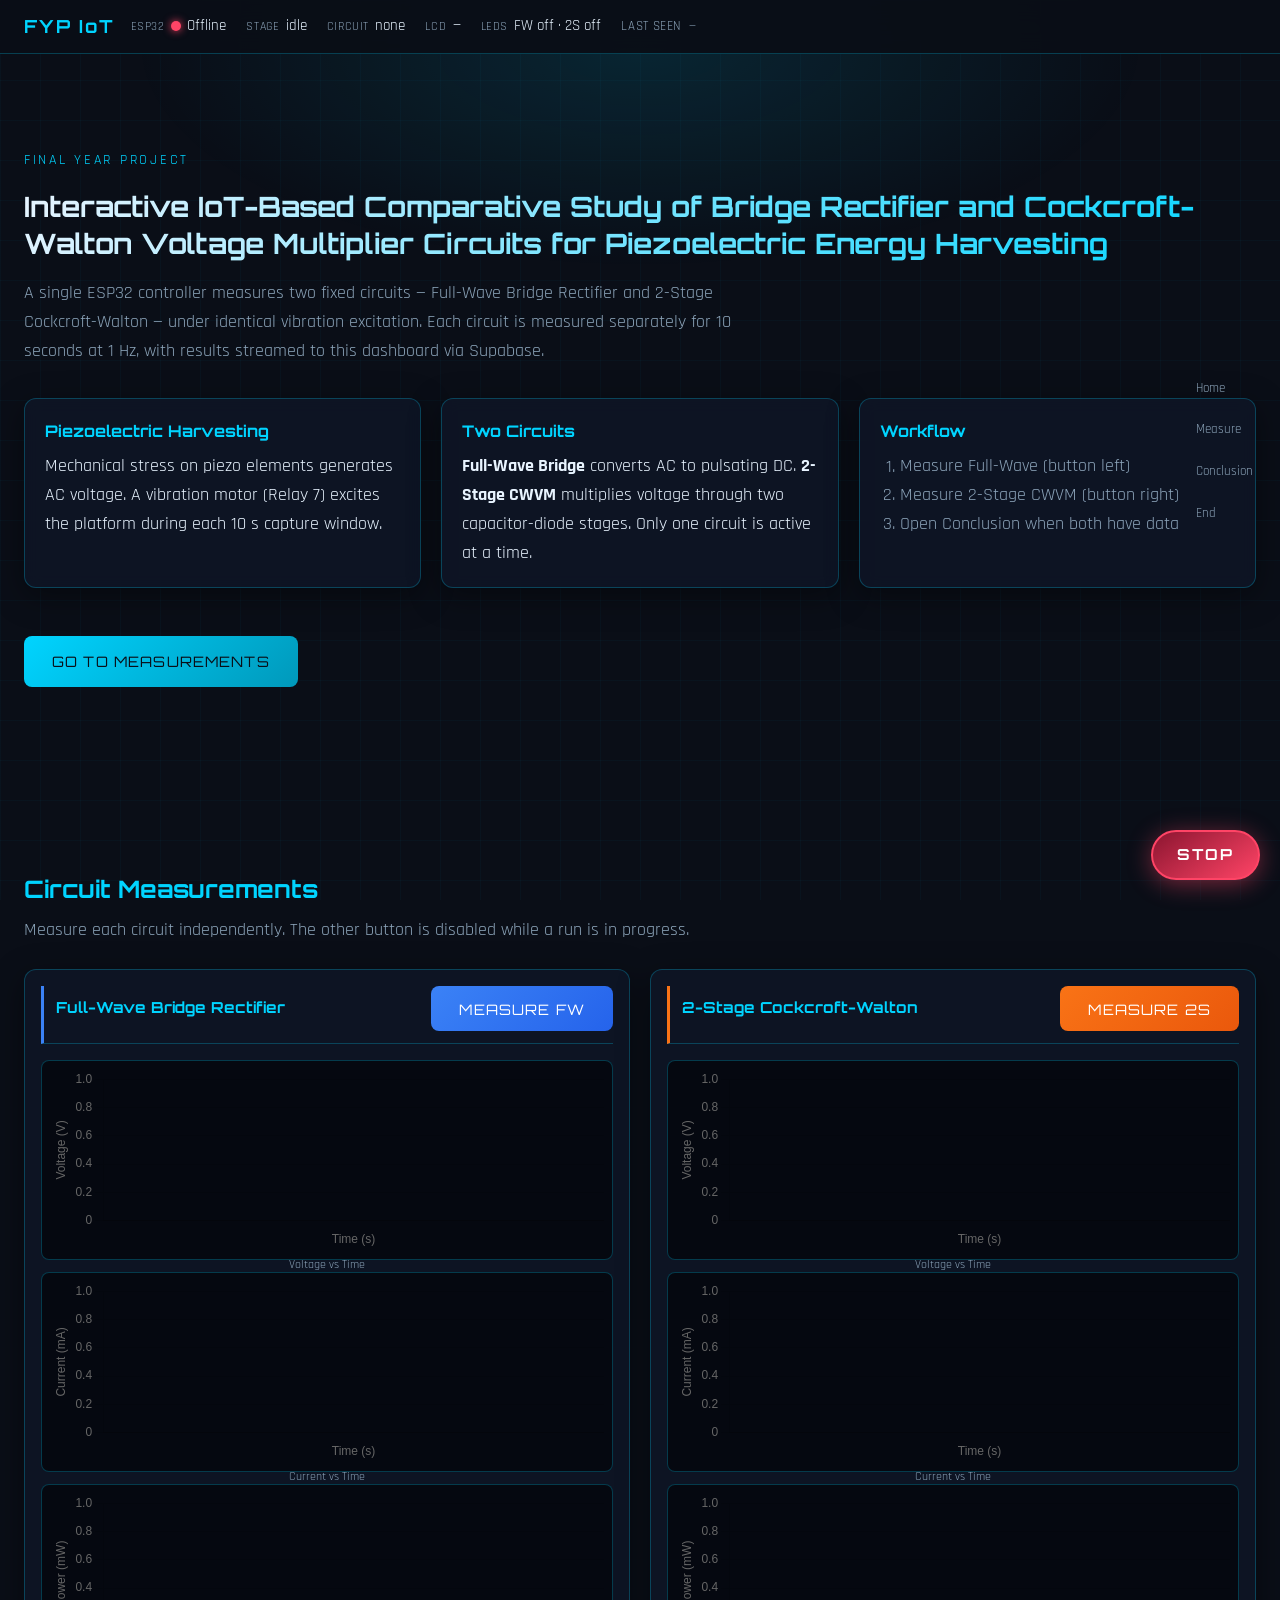
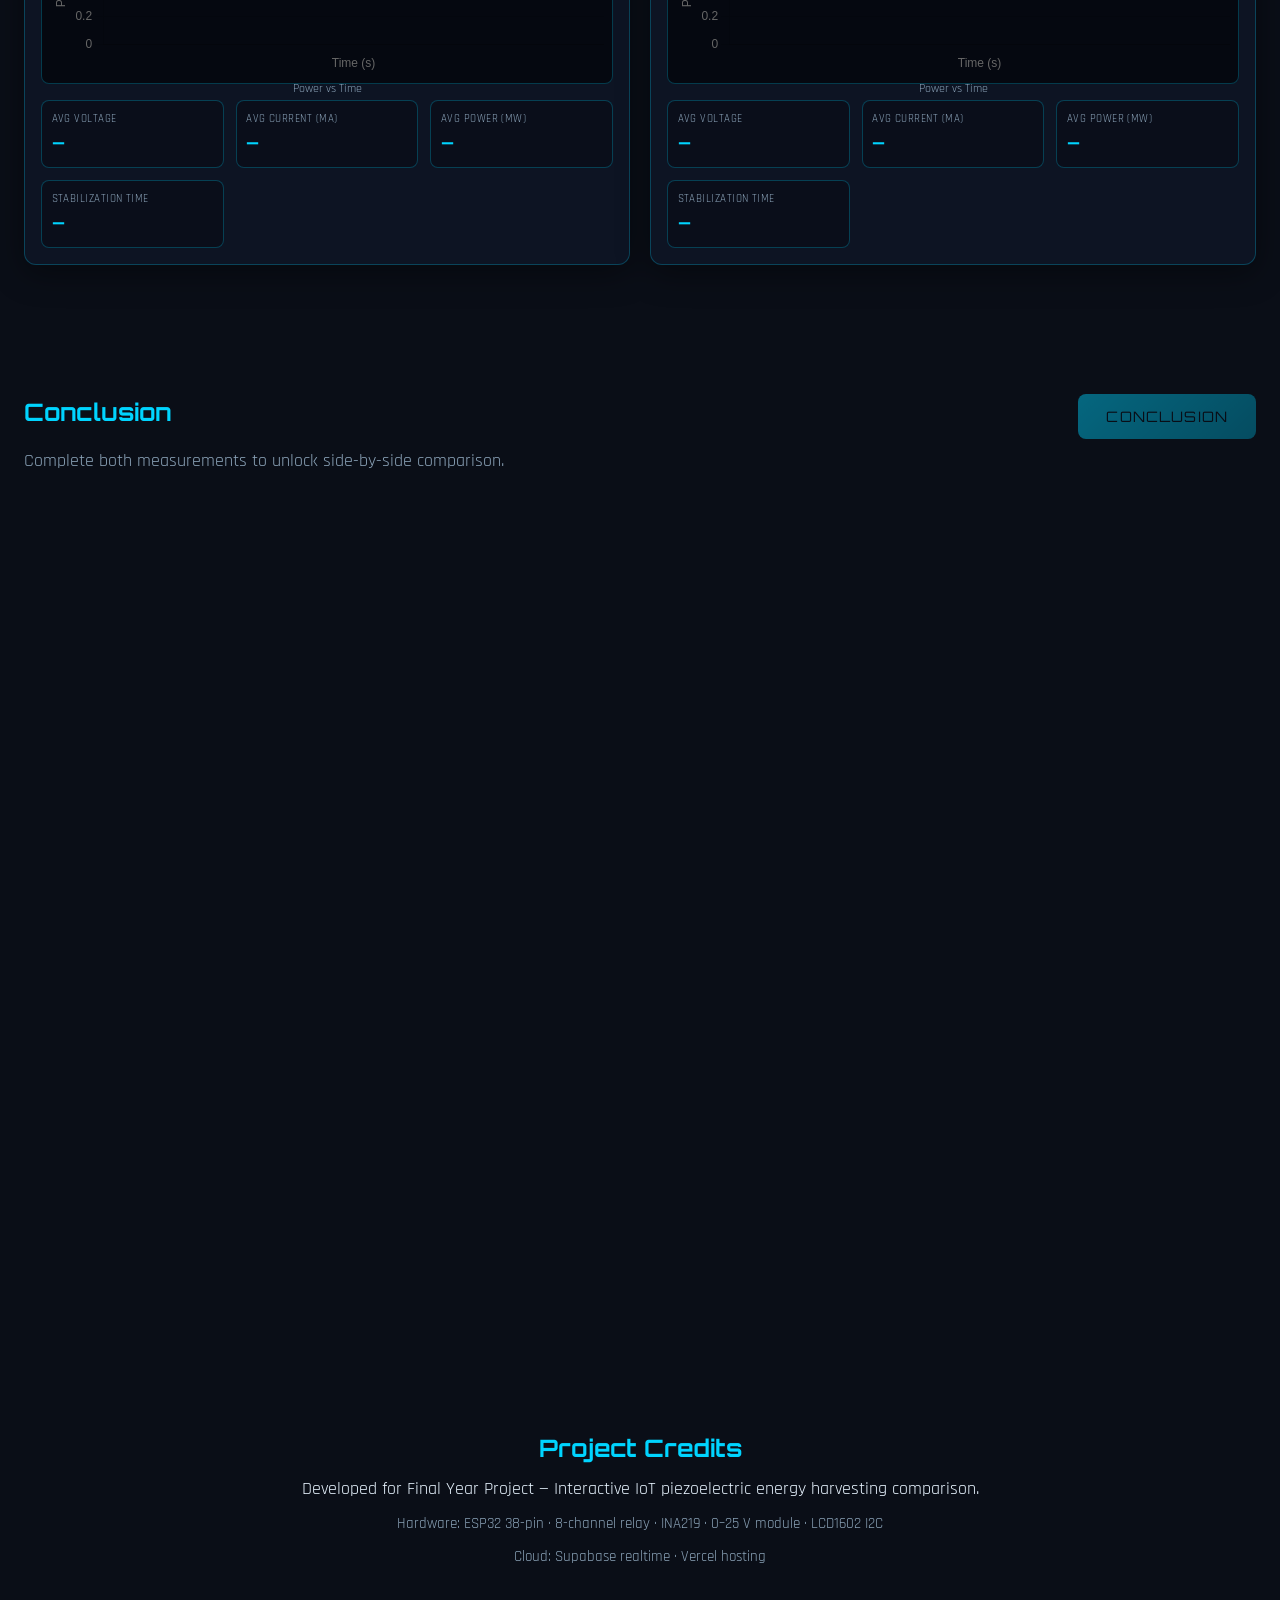
<file: website/index.html>
<!DOCTYPE html>
<html lang="en">
<head>
  <meta charset="UTF-8" />
  <meta name="viewport" content="width=device-width, initial-scale=1.0" />
  <title>FYP | FW vs 2S CWVM Piezo Harvesting</title>
  <link rel="preconnect" href="https://fonts.googleapis.com" />
  <link rel="preconnect" href="https://fonts.gstatic.com" crossorigin />
  <link href="https://fonts.googleapis.com/css2?family=Orbitron:wght@400;600;700&family=Rajdhani:wght@400;500;600;700&display=swap" rel="stylesheet" />
  <link rel="stylesheet" href="style.css" />
  <script src="lib/chart.umd.min.js"></script>
</head>
<body>
  <div class="bg-grid" aria-hidden="true"></div>
  <div class="bg-glow" aria-hidden="true"></div>

  <header class="status-bar" id="statusBar">
    <div class="status-brand">FYP IoT</div>
    <div class="status-items">
      <div class="status-item">
        <span class="status-label">ESP32</span>
        <span class="status-dot" id="connDot"></span>
        <span id="connText">Offline</span>
      </div>
      <div class="status-item">
        <span class="status-label">Stage</span>
        <span id="stageText">idle</span>
      </div>
      <div class="status-item">
        <span class="status-label">Circuit</span>
        <span id="circuitText">none</span>
      </div>
      <div class="status-item">
        <span class="status-label">LCD</span>
        <span id="lcdText">—</span>
      </div>
      <div class="status-item">
        <span class="status-label">LEDs</span>
        <span id="ledText" class="led-status">FW off · 2S off</span>
      </div>
      <div class="status-item status-item-muted">
        <span class="status-label">Last seen</span>
        <span id="lastSeenText">—</span>
      </div>
    </div>
    <div class="relay-indicators" id="relayIndicators" aria-label="Active relays"></div>
  </header>

  <nav class="side-nav">
    <a href="#landing">Home</a>
    <a href="#measurements">Measure</a>
    <a href="#conclusion">Conclusion</a>
    <a href="#end">End</a>
  </nav>

  <main>
    <section id="landing" class="section reveal">
      <div class="hero">
        <p class="eyebrow">Final Year Project</p>
        <h1>Interactive IoT-Based Comparative Study of Bridge Rectifier and Cockcroft-Walton Voltage Multiplier Circuits for Piezoelectric Energy Harvesting</h1>
        <p class="lead">
          A single ESP32 controller measures two fixed circuits — Full-Wave Bridge Rectifier and
          2-Stage Cockcroft-Walton — under identical vibration excitation. Each circuit is measured
          separately for 10 seconds at 1 Hz, with results streamed to this dashboard via Supabase.
        </p>
      </div>
      <div class="card-grid">
        <article class="card info-card">
          <h2>Piezoelectric Harvesting</h2>
          <p>Mechanical stress on piezo elements generates AC voltage. A vibration motor (Relay 7) excites the platform during each 10 s capture window.</p>
        </article>
        <article class="card info-card">
          <h2>Two Circuits</h2>
          <p><strong>Full-Wave Bridge</strong> converts AC to pulsating DC. <strong>2-Stage CWVM</strong> multiplies voltage through two capacitor-diode stages. Only one circuit is active at a time.</p>
        </article>
        <article class="card info-card">
          <h2>Workflow</h2>
          <ol class="flow-list">
            <li>Measure Full-Wave (button left)</li>
            <li>Measure 2-Stage CWVM (button right)</li>
            <li>Open Conclusion when both have data</li>
          </ol>
        </article>
      </div>
      <a href="#measurements" class="btn btn-primary scroll-btn">Go to Measurements</a>
    </section>

    <section id="measurements" class="section reveal">
      <h2 class="section-title">Circuit Measurements</h2>
      <p class="section-sub">Measure each circuit independently. The other button is disabled while a run is in progress.</p>

      <div class="compare-columns">
        <article class="circuit-panel" id="panel-fw" data-circuit="full_wave">
          <header class="panel-header fw-header">
            <h3>Full-Wave Bridge Rectifier</h3>
            <button type="button" class="btn btn-fw" id="btnMeasureFw">Measure FW</button>
          </header>
          <div class="charts-row">
            <div class="chart-wrap"><canvas id="chartFwV"></canvas><p class="chart-label">Voltage vs Time</p></div>
            <div class="chart-wrap"><canvas id="chartFwI"></canvas><p class="chart-label">Current vs Time</p></div>
            <div class="chart-wrap"><canvas id="chartFwP"></canvas><p class="chart-label">Power vs Time</p></div>
          </div>
          <div class="metrics-grid" id="metricsFw">
            <div class="metric"><span>Avg Voltage</span><strong data-m="vavg">—</strong></div>
            <div class="metric"><span>Avg Current (mA)</span><strong data-m="iavg">—</strong></div>
            <div class="metric"><span>Avg Power (mW)</span><strong data-m="pavg">—</strong></div>
            <div class="metric"><span>Stabilization Time</span><strong data-m="stab">—</strong></div>
          </div>
        </article>

        <article class="circuit-panel" id="panel-2s" data-circuit="two_stage_cwvm">
          <header class="panel-header ts-header">
            <h3>2-Stage Cockcroft-Walton</h3>
            <button type="button" class="btn btn-2s" id="btnMeasure2s">Measure 2S</button>
          </header>
          <div class="charts-row">
            <div class="chart-wrap"><canvas id="chart2sV"></canvas><p class="chart-label">Voltage vs Time</p></div>
            <div class="chart-wrap"><canvas id="chart2sI"></canvas><p class="chart-label">Current vs Time</p></div>
            <div class="chart-wrap"><canvas id="chart2sP"></canvas><p class="chart-label">Power vs Time</p></div>
          </div>
          <div class="metrics-grid" id="metrics2s">
            <div class="metric"><span>Avg Voltage</span><strong data-m="vavg">—</strong></div>
            <div class="metric"><span>Avg Current (mA)</span><strong data-m="iavg">—</strong></div>
            <div class="metric"><span>Avg Power (mW)</span><strong data-m="pavg">—</strong></div>
            <div class="metric"><span>Stabilization Time</span><strong data-m="stab">—</strong></div>
          </div>
        </article>
      </div>
    </section>

    <section id="conclusion" class="section reveal">
      <div class="conclusion-header">
        <h2 class="section-title">Conclusion</h2>
        <button type="button" class="btn btn-primary" id="btnConclusion" disabled>
          Conclusion
        </button>
      </div>
      <p class="section-sub" id="conclusionHint">Complete both measurements to unlock side-by-side comparison.</p>

      <div class="conclusion-body collapsed" id="conclusionBody">
        <div class="compare-table-wrap">
          <table class="compare-table" id="conclusionTable">
            <thead>
              <tr>
                <th>Metric</th>
                <th>Full-Wave Bridge</th>
                <th>2-Stage CWVM</th>
                <th>Better</th>
              </tr>
            </thead>
            <tbody></tbody>
          </table>
        </div>
        <article class="card conclusion-text" id="conclusionText"></article>
      </div>
    </section>

    <section id="end" class="section reveal end-section">
      <h2 class="section-title">Project Credits</h2>
      <p>Developed for Final Year Project — Interactive IoT piezoelectric energy harvesting comparison.</p>
      <p class="muted">Hardware: ESP32 38-pin · 8-channel relay · INA219 · 0–25 V module · LCD1602 I2C</p>
      <p class="muted">Cloud: Supabase realtime · Vercel hosting</p>
    </section>
  </main>

  <button type="button" class="emergency-stop" id="btnEmergencyStop" title="Emergency STOP">
    STOP
  </button>

  <script src="lib/supabase.js"></script>
  <script src="config.js"></script>
  <script src="script.js"></script>
</body>
</html>
</file>
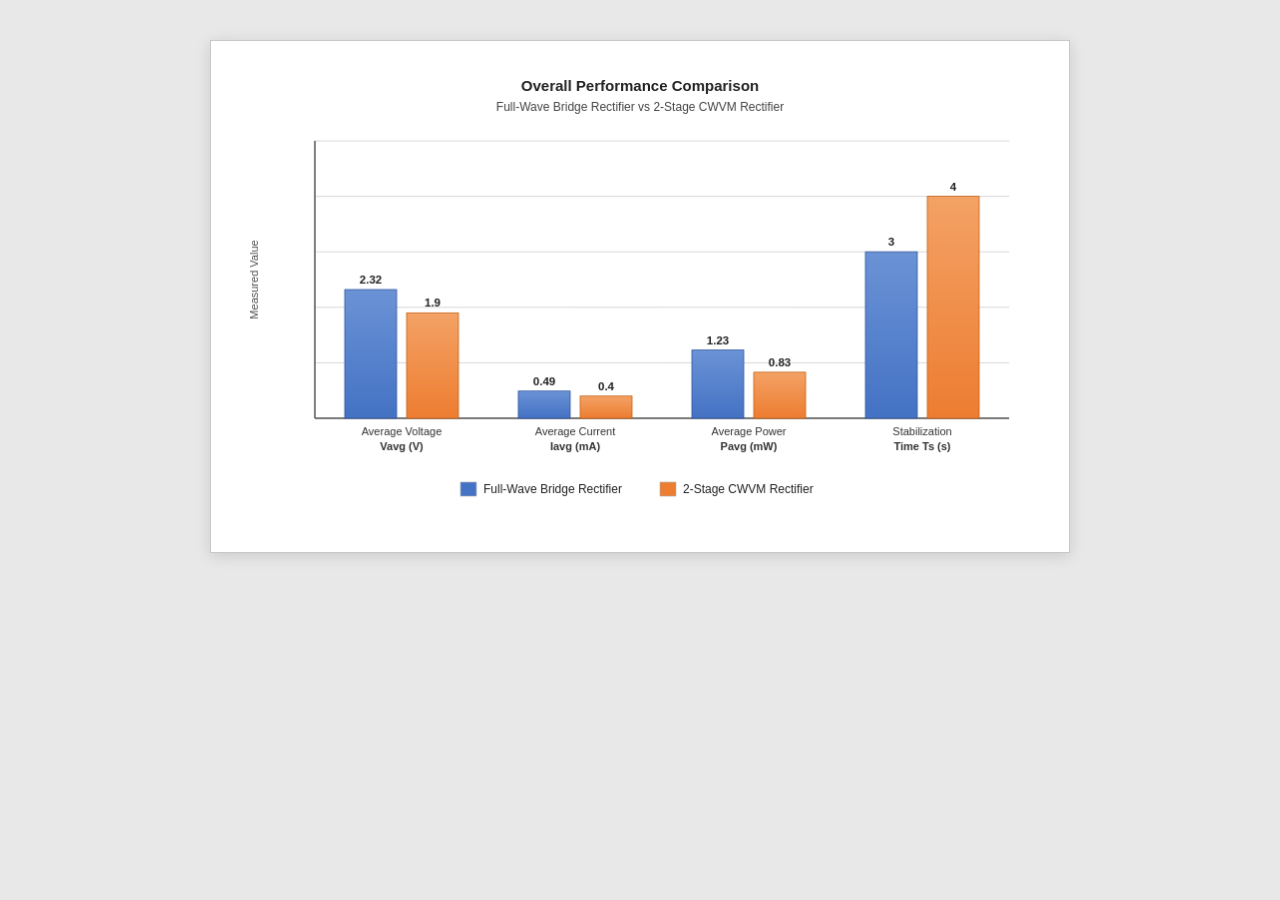
<file: website/comparison.html>
<!DOCTYPE html>
<html lang="en">
<head>
  <meta charset="UTF-8" />
  <meta name="viewport" content="width=device-width, initial-scale=1.0" />
  <title>Overall Performance Comparison</title>
  <style>
    *, *::before, *::after { box-sizing: border-box; margin: 0; padding: 0; }
    body {
      font-family: Arial, 'Segoe UI', sans-serif;
      background: #e8e8e8;
      display: flex;
      justify-content: center;
      align-items: flex-start;
      min-height: 100vh;
      padding: 40px 16px;
    }
    .card {
      background: #ffffff;
      border: 1px solid #c8c8c8;
      padding: 28px 32px 24px;
      box-shadow: 0 3px 14px rgba(0,0,0,0.13);
      width: 860px;
      max-width: 100%;
    }
    canvas { display: block; width: 100%; height: auto; }
  </style>
</head>
<body>
<div class="card">
  <canvas id="chart" width="796" height="460"></canvas>
</div>

<script>
window.addEventListener('load', function () {
  const canvas = document.getElementById('chart');
  const ctx    = canvas.getContext('2d');
  const W = canvas.width;
  const H = canvas.height;

  // ── Palette ────────────────────────────────────────────────────────────────
  const C_FW       = '#4472C4';
  const C_FW_DARK  = '#2f55a0';
  const C_TS       = '#ED7D31';
  const C_TS_DARK  = '#c46115';
  const C_GRID     = '#d8d8d8';
  const C_AXIS     = '#555';
  const C_TEXT     = '#222';

  // ── Chart layout ───────────────────────────────────────────────────────────
  const ml = 72, mt = 72, mr = 28, mb = 110;
  const cX = ml, cY = mt;
  const cW = W - ml - mr;
  const cH = H - mt - mb;
  const yBot = cY + cH;

  // ── Data ───────────────────────────────────────────────────────────────────
  // Per-group scale: each group scaled so taller bar = 90% of cH.
  // Actual values are labelled on bars; Y-axis ticks show the shared 0-100% reference.
  const groups = [
    { lbl1: 'Average Voltage', lbl2: 'Vavg (V)',      fw: 2.32, ts: 1.90 },
    { lbl1: 'Average Current', lbl2: 'Iavg (mA)',     fw: 0.49, ts: 0.40 },
    { lbl1: 'Average Power',   lbl2: 'Pavg (mW)',     fw: 1.23, ts: 0.83 },
    { lbl1: 'Stabilization',   lbl2: 'Time Ts (s)',   fw: 3,    ts: 4    }
  ];

  // Unified Y scale: 0–5, all groups use same px/unit
  const Y_MAX = 5;
  const pxPerUnit = cH / Y_MAX;

  // ── Title ──────────────────────────────────────────────────────────────────
  ctx.fillStyle = C_TEXT;
  ctx.font = 'bold 15px Arial';
  ctx.textAlign = 'center';
  ctx.fillText('Overall Performance Comparison', W / 2, 22);
  ctx.font = '12px Arial';
  ctx.fillStyle = '#444';
  ctx.fillText('Full-Wave Bridge Rectifier vs 2-Stage CWVM Rectifier', W / 2, 42);

  // ── Y-axis label ───────────────────────────────────────────────────────────
  ctx.save();
  ctx.translate(15, cY + cH / 2);
  ctx.rotate(-Math.PI / 2);
  ctx.textAlign = 'center';
  ctx.font = '11px Arial';
  ctx.fillStyle = '#555';
  ctx.fillText('Measured Value', 0, 0);
  ctx.restore();

  // ── Grid lines at 0, 1, 2, 3, 4, 5 ──────────────────────────────────────────
  for (let v = 0; v <= Y_MAX; v++) {
    const y = yBot - v * pxPerUnit;
    ctx.beginPath();
    ctx.strokeStyle = C_GRID;
    ctx.lineWidth = 1;
    ctx.moveTo(cX, y);
    ctx.lineTo(cX + cW, y);
    ctx.stroke();

  }

  // ── Axes ───────────────────────────────────────────────────────────────────
  ctx.beginPath();
  ctx.strokeStyle = C_AXIS;
  ctx.lineWidth = 1.5;
  ctx.moveTo(cX, cY);
  ctx.lineTo(cX, yBot);
  ctx.moveTo(cX, yBot);
  ctx.lineTo(cX + cW, yBot);
  ctx.stroke();

  // ── Bars ───────────────────────────────────────────────────────────────────
  const gW    = cW / groups.length;
  const barW  = 52;
  const gap   = 10;

  groups.forEach(function (g, i) {
    const gcx  = cX + gW * i + gW / 2;
    const fwX  = gcx - gap / 2 - barW;
    const tsX  = gcx + gap / 2;

    // ── FW bar ────────────────────────────────────────────────────────────
    const fwH = g.fw * pxPerUnit;
    const fwY = yBot - fwH;
    const fwGrad = ctx.createLinearGradient(0, fwY, 0, yBot);
    fwGrad.addColorStop(0, '#6b93d6');
    fwGrad.addColorStop(1, C_FW);
    ctx.fillStyle = fwGrad;
    ctx.fillRect(fwX, fwY, barW, fwH);
    ctx.strokeStyle = C_FW_DARK;
    ctx.lineWidth = 0.8;
    ctx.strokeRect(fwX, fwY, barW, fwH);

    // FW value label
    ctx.fillStyle = C_TEXT;
    ctx.font = 'bold 11.5px Arial';
    ctx.textAlign = 'center';
    ctx.fillText(String(g.fw), fwX + barW / 2, fwY - 6);

    // ── 2S bar ────────────────────────────────────────────────────────────
    const tsH = g.ts * pxPerUnit;
    const tsY = yBot - tsH;
    const tsGrad = ctx.createLinearGradient(0, tsY, 0, yBot);
    tsGrad.addColorStop(0, '#f4a266');
    tsGrad.addColorStop(1, C_TS);
    ctx.fillStyle = tsGrad;
    ctx.fillRect(tsX, tsY, barW, tsH);
    ctx.strokeStyle = C_TS_DARK;
    ctx.lineWidth = 0.8;
    ctx.strokeRect(tsX, tsY, barW, tsH);

    // 2S value label
    ctx.fillStyle = C_TEXT;
    ctx.font = 'bold 11.5px Arial';
    ctx.textAlign = 'center';
    ctx.fillText(String(g.ts), tsX + barW / 2, tsY - 6);

    // ── X-axis group labels ───────────────────────────────────────────────
    ctx.fillStyle = '#333';
    ctx.font = '11px Arial';
    ctx.textAlign = 'center';
    ctx.fillText(g.lbl1, gcx, yBot + 17);
    ctx.font = 'bold 11px Arial';
    ctx.fillText(g.lbl2, gcx, yBot + 32);
  });

  // ── Legend ─────────────────────────────────────────────────────────────────
  const items = [
    { label: 'Full-Wave Bridge Rectifier', color: C_FW },
    { label: '2-Stage CWVM Rectifier',     color: C_TS }
  ];

  const legendBlockW = 16;
  const legendBlockH = 14;
  const legendSpacing = 200;
  const legendStartX  = W / 2 - legendSpacing / 2 - 80;
  const legendY = H - 46;

  items.forEach(function (item, i) {
    const x = legendStartX + i * legendSpacing;
    ctx.fillStyle = item.color;
    ctx.fillRect(x, legendY, legendBlockW, legendBlockH);
    ctx.strokeStyle = '#aaa';
    ctx.lineWidth = 0.6;
    ctx.strokeRect(x, legendY, legendBlockW, legendBlockH);
    ctx.fillStyle = '#222';
    ctx.font = '12px Arial';
    ctx.textAlign = 'left';
    ctx.fillText(item.label, x + legendBlockW + 7, legendY + 11);
  });
});
</script>
</body>
</html>
</file>
<file: website/style.css>
/* FYP Dashboard — Dark Futuristic UI */
:root {
  --bg: #0a0e17;
  --bg-card: rgba(15, 22, 38, 0.85);
  --border: rgba(0, 212, 255, 0.25);
  --accent: #00d4ff;
  --accent-dim: #0099bb;
  --green: #00ff88;
  --text: #e8f4ff;
  --text-muted: #8ba3b8;
  --danger: #ff4466;
  --font-display: 'Orbitron', sans-serif;
  --font-body: 'Rajdhani', sans-serif;
  --radius: 12px;
  --shadow: 0 8px 32px rgba(0, 0, 0, 0.4);
}

*, *::before, *::after { box-sizing: border-box; margin: 0; padding: 0; }

html {
  scroll-behavior: smooth;
}

body {
  font-family: var(--font-body);
  font-size: 18px;
  background: var(--bg);
  color: var(--text);
  line-height: 1.6;
  min-height: 100vh;
  overflow-x: hidden;
}

.bg-grid {
  position: fixed;
  inset: 0;
  background-image:
    linear-gradient(rgba(0, 212, 255, 0.03) 1px, transparent 1px),
    linear-gradient(90deg, rgba(0, 212, 255, 0.03) 1px, transparent 1px);
  background-size: 40px 40px;
  pointer-events: none;
  z-index: 0;
}

.bg-glow {
  position: fixed;
  top: -20%;
  left: 50%;
  transform: translateX(-50%);
  width: 80vw;
  height: 50vh;
  background: radial-gradient(ellipse, rgba(0, 212, 255, 0.12) 0%, transparent 70%);
  pointer-events: none;
  z-index: 0;
}

/* Status bar */
.status-bar {
  position: sticky;
  top: 0;
  z-index: 100;
  display: flex;
  flex-wrap: wrap;
  align-items: center;
  gap: 1rem;
  padding: 0.75rem 1.5rem;
  background: rgba(10, 14, 23, 0.95);
  border-bottom: 1px solid var(--border);
  backdrop-filter: blur(12px);
}

.status-brand {
  font-family: var(--font-display);
  font-weight: 700;
  color: var(--accent);
  letter-spacing: 0.1em;
}

.status-items {
  display: flex;
  flex-wrap: wrap;
  gap: 1.25rem;
}

.status-item {
  display: flex;
  align-items: center;
  gap: 0.4rem;
  font-size: 0.95rem;
}

.status-label {
  color: var(--text-muted);
  text-transform: uppercase;
  font-size: 0.75rem;
  letter-spacing: 0.05em;
}

.status-dot {
  width: 10px;
  height: 10px;
  border-radius: 50%;
  background: var(--danger);
  box-shadow: 0 0 8px var(--danger);
  transition: background 0.3s, box-shadow 0.3s;
}

.status-dot.online {
  background: var(--green);
  box-shadow: 0 0 10px var(--green);
}

.status-dot.offline-stale {
  background: var(--danger);
  box-shadow: 0 0 8px var(--danger);
}

.status-bar.device-offline {
  opacity: 0.85;
}

.status-bar.device-offline .status-item:not(:first-child) span:last-child {
  color: var(--text-muted);
}

.status-bar.device-measuring {
  border-bottom-color: rgba(0, 255, 136, 0.45);
}

.status-item-muted .status-label,
.status-item-muted span:last-child {
  font-size: 0.8rem;
  color: var(--text-muted);
}

.led-status.fw-on {
  color: #60a5fa;
  text-shadow: 0 0 8px rgba(96, 165, 250, 0.5);
}

.led-status.ts-on {
  color: #fb923c;
  text-shadow: 0 0 8px rgba(251, 146, 60, 0.5);
}

.led-status.fw-on.ts-on {
  color: var(--accent);
}

.relay-indicators {
  display: flex;
  gap: 0.35rem;
  margin-left: auto;
}

.relay-led {
  width: 28px;
  height: 28px;
  border-radius: 6px;
  border: 1px solid var(--border);
  display: flex;
  align-items: center;
  justify-content: center;
  font-size: 0.65rem;
  font-family: var(--font-display);
  color: var(--text-muted);
  transition: all 0.25s;
}

.relay-led.active {
  background: rgba(0, 212, 255, 0.3);
  border-color: var(--accent);
  color: var(--accent);
  box-shadow: 0 0 12px rgba(0, 212, 255, 0.5);
}

.relay-led.vibration-relay.active {
  background: rgba(255, 170, 0, 0.25);
  border-color: #ffaa00;
  color: #ffaa00;
  box-shadow: 0 0 12px rgba(255, 170, 0, 0.5);
}

.relay-chip {
  padding: 0.25rem 0.5rem;
  border-radius: 6px;
  border: 1px solid var(--border);
  font-size: 0.65rem;
  font-family: var(--font-display);
  color: var(--text-muted);
}

.relay-chip.active {
  background: rgba(0, 212, 255, 0.25);
  border-color: var(--accent);
  color: var(--accent);
}

/* Side nav */
.side-nav {
  position: fixed;
  right: 1rem;
  top: 50%;
  transform: translateY(-50%);
  z-index: 50;
  display: flex;
  flex-direction: column;
  gap: 0.5rem;
}

.side-nav a {
  color: var(--text-muted);
  text-decoration: none;
  font-size: 0.8rem;
  padding: 0.35rem 0.6rem;
  border: 1px solid transparent;
  border-radius: 6px;
  transition: all 0.2s;
}

.side-nav a:hover {
  color: var(--accent);
  border-color: var(--border);
}

/* Sections */
main {
  position: relative;
  z-index: 1;
  max-width: 1280px;
  margin: 0 auto;
  padding: 2rem 1.5rem 5rem;
}

.section {
  min-height: 80vh;
  padding: 4rem 0;
  /* Visible by default — JS adds fade-in; avoids blank page if script fails */
  opacity: 1;
  transform: translateY(0);
}

.section.reveal {
  opacity: 0;
  transform: translateY(30px);
  transition: opacity 0.7s ease, transform 0.7s ease;
}

.section.reveal.visible {
  opacity: 1;
  transform: translateY(0);
}

.hero h1 {
  font-family: var(--font-display);
  font-size: clamp(1.25rem, 3.5vw, 1.75rem);
  line-height: 1.35;
  margin: 1rem 0;
  background: linear-gradient(135deg, var(--text) 0%, var(--accent) 100%);
  -webkit-background-clip: text;
  -webkit-text-fill-color: transparent;
  background-clip: text;
}

.eyebrow {
  color: var(--accent);
  text-transform: uppercase;
  letter-spacing: 0.2em;
  font-size: 0.85rem;
}

.lead, .section-desc {
  color: var(--text-muted);
  max-width: 720px;
  margin-bottom: 2rem;
}

.section-title {
  font-family: var(--font-display);
  font-size: 1.5rem;
  color: var(--accent);
  margin-bottom: 0.5rem;
}

.section-sub {
  color: var(--text-muted);
  margin-bottom: 1.5rem;
  max-width: 720px;
}

.compare-columns {
  display: grid;
  grid-template-columns: 1fr 1fr;
  gap: 1.25rem;
}

.circuit-panel {
  background: var(--bg-card);
  border: 1px solid var(--border);
  border-radius: var(--radius);
  padding: 1rem;
  box-shadow: var(--shadow);
}

.panel-header {
  display: flex;
  flex-wrap: wrap;
  align-items: center;
  justify-content: space-between;
  gap: 0.75rem;
  margin-bottom: 1rem;
  padding-bottom: 0.75rem;
  border-bottom: 1px solid var(--border);
}

.panel-header h3 {
  font-family: var(--font-display);
  font-size: 0.95rem;
  color: var(--accent);
}

.fw-header { border-left: 3px solid #3b82f6; padding-left: 0.75rem; }
.ts-header { border-left: 3px solid #f97316; padding-left: 0.75rem; }

.btn-fw {
  background: linear-gradient(135deg, #3b82f6, #2563eb);
  color: #fff;
}

.btn-2s {
  background: linear-gradient(135deg, #f97316, #ea580c);
  color: #fff;
}

.charts-row {
  display: flex;
  flex-direction: column;
  gap: 0.75rem;
  margin-bottom: 1rem;
}

.chart-wrap {
  position: relative;
  height: 160px;
  background: #050810;
  border: 1px solid var(--border);
  border-radius: 8px;
  padding: 0.5rem;
}

.chart-label {
  text-align: center;
  font-size: 0.75rem;
  color: var(--text-muted);
  margin-top: 0.25rem;
}

.metrics-grid {
  display: grid;
  grid-template-columns: repeat(2, 1fr);
  gap: 0.5rem;
}

.metric {
  background: rgba(0, 0, 0, 0.25);
  border: 1px solid var(--border);
  border-radius: 8px;
  padding: 0.6rem;
}

.metric span {
  display: block;
  font-size: 0.7rem;
  text-transform: uppercase;
  color: var(--text-muted);
  letter-spacing: 0.04em;
}

.metric strong {
  font-family: var(--font-display);
  color: var(--accent);
  font-size: 1rem;
}

.conclusion-header {
  display: flex;
  flex-wrap: wrap;
  align-items: center;
  justify-content: space-between;
  gap: 1rem;
  margin-bottom: 0.5rem;
}

.conclusion-body.collapsed {
  display: none;
}

.compare-table-wrap {
  overflow-x: auto;
  margin-bottom: 1rem;
}

.compare-table .winner {
  color: var(--green);
  font-weight: 600;
}

.conclusion-text h3 {
  font-family: var(--font-display);
  color: var(--green);
  margin-bottom: 0.5rem;
}

.muted {
  color: var(--text-muted);
  font-size: 0.95rem;
  margin-top: 0.5rem;
}

.end-section {
  text-align: center;
  min-height: 60vh;
  display: flex;
  flex-direction: column;
  align-items: center;
  justify-content: center;
}

.emergency-stop {
  position: fixed;
  right: 1.25rem;
  bottom: 1.25rem;
  z-index: 500;
  padding: 0.85rem 1.5rem;
  border: 2px solid #ff4466;
  border-radius: 999px;
  background: linear-gradient(145deg, #8b1530 0%, #ff4466 100%);
  color: #fff;
  font-family: var(--font-display);
  font-size: 0.95rem;
  font-weight: 700;
  letter-spacing: 0.12em;
  cursor: pointer;
  box-shadow: 0 4px 24px rgba(255, 68, 102, 0.45);
}

.emergency-stop:hover {
  transform: scale(1.04);
}

/* Cards */
.card-grid {
  display: grid;
  grid-template-columns: repeat(auto-fit, minmax(260px, 1fr));
  gap: 1.25rem;
  margin-bottom: 2rem;
}

.card {
  background: var(--bg-card);
  border: 1px solid var(--border);
  border-radius: var(--radius);
  padding: 1.25rem;
  box-shadow: var(--shadow);
  backdrop-filter: blur(8px);
  transition: border-color 0.3s, transform 0.3s;
}

.card:hover {
  border-color: var(--accent);
  transform: translateY(-2px);
}

.card h2, .card h3 {
  font-family: var(--font-display);
  font-size: 1rem;
  margin-bottom: 0.5rem;
  color: var(--accent);
}

/* Circuit diagrams (placeholder visuals) */
.circuit-diagram {
  display: flex;
  justify-content: center;
  gap: 0.75rem;
  padding: 1.5rem;
  margin-bottom: 1rem;
  background: rgba(0, 0, 0, 0.35);
  border-radius: 8px;
  border: 1px dashed var(--border);
}

.comp {
  padding: 0.5rem 0.75rem;
  background: rgba(0, 212, 255, 0.1);
  border: 1px solid var(--border);
  border-radius: 6px;
  font-family: var(--font-display);
  font-size: 0.85rem;
  cursor: help;
  transition: background 0.2s, box-shadow 0.2s;
}

.comp:hover {
  background: rgba(0, 212, 255, 0.25);
  box-shadow: 0 0 16px rgba(0, 212, 255, 0.35);
}

.flow-list {
  padding-left: 1.25rem;
  color: var(--text-muted);
}

/* Buttons */
.btn {
  display: inline-block;
  font-family: var(--font-display);
  font-size: 0.9rem;
  letter-spacing: 0.08em;
  padding: 0.85rem 1.75rem;
  border: none;
  border-radius: 8px;
  cursor: pointer;
  transition: all 0.25s;
  text-transform: uppercase;
}

.btn-primary {
  background: linear-gradient(135deg, var(--accent) 0%, var(--accent-dim) 100%);
  color: var(--bg);
}

.btn-primary:hover:not(:disabled) {
  box-shadow: 0 0 24px rgba(0, 212, 255, 0.5);
  transform: scale(1.02);
}

.btn-secondary {
  background: transparent;
  color: var(--accent);
  border: 1px solid var(--accent);
  margin-top: 1.5rem;
}

.btn:disabled {
  opacity: 0.45;
  cursor: not-allowed;
}

.scroll-btn {
  text-decoration: none;
  margin-top: 1rem;
}

/* Results */
.results-panel {
  margin-top: 2.5rem;
  padding-top: 2rem;
  border-top: 1px solid var(--border);
}

.results-panel.hidden {
  display: none;
}

.winner-text {
  font-family: var(--font-display);
  font-size: 1.1rem;
  color: var(--green);
  margin: 1rem 0;
  padding: 1rem;
  background: rgba(0, 255, 136, 0.08);
  border-radius: var(--radius);
  border: 1px solid rgba(0, 255, 136, 0.3);
}

.winner-text.champion {
  font-size: 1.35rem;
  text-align: center;
}

.charts-grid {
  display: grid;
  grid-template-columns: repeat(auto-fit, minmax(300px, 1fr));
  gap: 1.25rem;
  margin: 1.5rem 0;
}

.chart-card {
  background: #050810;
  border: 1px solid var(--border);
  border-radius: var(--radius);
  padding: 1rem;
}

.chart-card h4 {
  font-family: var(--font-display);
  font-size: 0.85rem;
  color: var(--green);
  margin-bottom: 0.75rem;
}

.chart-wrap {
  position: relative;
  height: 200px;
}

.metrics-grid {
  display: grid;
  grid-template-columns: repeat(auto-fit, minmax(140px, 1fr));
  gap: 0.75rem;
}

.metric-card {
  background: var(--bg-card);
  border: 1px solid var(--border);
  border-radius: 8px;
  padding: 0.75rem;
  text-align: center;
}

.metric-card .label {
  font-size: 0.7rem;
  text-transform: uppercase;
  color: var(--text-muted);
  letter-spacing: 0.05em;
}

.metric-card .value {
  font-family: var(--font-display);
  font-size: 1.25rem;
  color: var(--accent);
}

.metric-card.winner-highlight {
  border-color: var(--green);
}

/* Finalists */
.finalist-card.vs-card {
  display: flex;
  align-items: center;
  justify-content: center;
  font-family: var(--font-display);
  font-size: 2rem;
  color: var(--accent);
}

.explain-text {
  color: var(--text-muted);
  margin: 1rem 0 1.5rem;
  font-style: italic;
}

.small { font-size: 0.9rem; color: var(--text-muted); }

/* End section */
.end-section {
  text-align: center;
  min-height: 100vh;
  display: flex;
  align-items: center;
  justify-content: center;
}

.end-content {
  position: relative;
}

.end-title {
  font-family: var(--font-display);
  font-size: clamp(1rem, 2.5vw, 1.4rem);
  line-height: 1.4;
  margin: 1.5rem 0;
  max-width: 900px;
}

.credits {
  margin: 2rem 0;
  font-size: 1.2rem;
}

.thank-panel {
  font-size: 1.5rem;
  color: var(--accent);
  margin-top: 2rem;
}

.particles {
  position: absolute;
  inset: -50%;
  pointer-events: none;
  overflow: hidden;
}

.particle {
  position: absolute;
  width: 4px;
  height: 4px;
  background: var(--accent);
  border-radius: 50%;
  opacity: 0.4;
  animation: float 8s infinite ease-in-out;
}

@keyframes float {
  0%, 100% { transform: translateY(0) translateX(0); opacity: 0.2; }
  50% { transform: translateY(-80px) translateX(40px); opacity: 0.8; }
}

/* Tooltip */
.tooltip {
  position: fixed;
  z-index: 200;
  padding: 0.5rem 0.75rem;
  background: rgba(0, 20, 40, 0.95);
  border: 1px solid var(--accent);
  border-radius: 6px;
  font-size: 0.85rem;
  max-width: 240px;
  pointer-events: none;
  opacity: 0;
  transition: opacity 0.15s;
}

.tooltip.show { opacity: 1; }

.footer {
  text-align: center;
  padding: 2rem;
  color: var(--text-muted);
  font-size: 0.85rem;
  border-top: 1px solid var(--border);
}

/* Emergency stop — fixed bottom-right while scrolling */
.emergency-fab {
  position: fixed;
  right: 1.25rem;
  bottom: 1.25rem;
  z-index: 500;
  display: flex;
  align-items: center;
  gap: 0.5rem;
  padding: 0.85rem 1.25rem;
  border: 2px solid #ff4466;
  border-radius: 999px;
  background: linear-gradient(145deg, #8b1530 0%, #ff4466 100%);
  color: #fff;
  font-family: var(--font-display);
  font-size: 0.95rem;
  font-weight: 700;
  letter-spacing: 0.12em;
  cursor: pointer;
  box-shadow:
    0 4px 24px rgba(255, 68, 102, 0.45),
    0 0 0 4px rgba(255, 68, 102, 0.15);
  transition: transform 0.15s ease, box-shadow 0.15s ease, opacity 0.15s ease;
}

.emergency-fab:hover {
  transform: scale(1.04);
  box-shadow:
    0 6px 28px rgba(255, 68, 102, 0.55),
    0 0 0 6px rgba(255, 68, 102, 0.2);
}

.emergency-fab:active {
  transform: scale(0.98);
}

.emergency-fab:disabled {
  opacity: 0.55;
  cursor: wait;
  transform: none;
}

.emergency-fab-icon {
  font-size: 0.75rem;
  line-height: 1;
}

@media (max-width: 480px) {
  .emergency-fab {
    right: 0.75rem;
    bottom: 0.75rem;
    padding: 0.75rem 1rem;
    font-size: 0.85rem;
  }
  .emergency-fab-label {
    display: none;
  }
  .emergency-fab-icon {
    font-size: 1rem;
  }
}

/* Measuring overlay */
.measuring-pulse {
  animation: pulse 1.5s infinite;
}

@keyframes pulse {
  0%, 100% { opacity: 1; }
  50% { opacity: 0.5; }
}

.compare-table-card {
  margin: 1.5rem 0;
}

.compare-table {
  width: 100%;
  border-collapse: collapse;
  font-size: 0.95rem;
}

.compare-table th,
.compare-table td {
  padding: 0.6rem 0.75rem;
  border: 1px solid var(--border);
  text-align: left;
}

.compare-table th {
  color: var(--accent);
  font-family: var(--font-display);
  font-size: 0.8rem;
}

.hardware-hint,
.results-sub {
  color: var(--text-muted);
  font-size: 0.95rem;
  margin: 1rem 0;
}

.gate-hint {
  color: var(--danger);
  margin-bottom: 0.75rem;
}

.conclusion-text {
  margin: 0.75rem 0 1.25rem;
  padding: 1rem;
  background: rgba(0, 255, 136, 0.06);
  border-left: 3px solid var(--green);
  color: var(--text);
}

.results-dashboard {
  display: grid;
  grid-template-columns: 1fr;
  gap: 1rem;
  margin-bottom: 1.5rem;
}

@media (min-width: 900px) {
  .results-dashboard {
    grid-template-columns: 1.2fr repeat(2, 1fr);
  }
  .results-dashboard .dash-wave {
    grid-column: 1 / -1;
  }
}

.dash-panel {
  background: var(--bg-card);
  border: 1px solid var(--border);
  border-radius: var(--radius);
  padding: 1rem;
  min-height: 200px;
}

.dash-panel h4 {
  font-family: var(--font-display);
  font-size: 0.75rem;
  color: var(--accent);
  letter-spacing: 0.08em;
  margin-bottom: 0.75rem;
  text-transform: uppercase;
}

.dash-panel .chart-wrap {
  height: 220px;
  position: relative;
}

.per-circuit-charts {
  margin-top: 1rem;
}

.section.scroll-flash {
  animation: sectionFlash 1.2s ease;
}

@keyframes sectionFlash {
  0% { box-shadow: inset 0 0 0 0 rgba(0, 212, 255, 0); }
  30% { box-shadow: inset 0 0 80px rgba(0, 212, 255, 0.15); }
  100% { box-shadow: inset 0 0 0 0 rgba(0, 212, 255, 0); }
}

@media (max-width: 768px) {
  .side-nav { display: none; }
  .status-bar { flex-direction: column; align-items: flex-start; }
  .relay-indicators { margin-left: 0; }
  .section { padding: 2rem 0; }
  .compare-columns { grid-template-columns: 1fr; }
}
</file>
